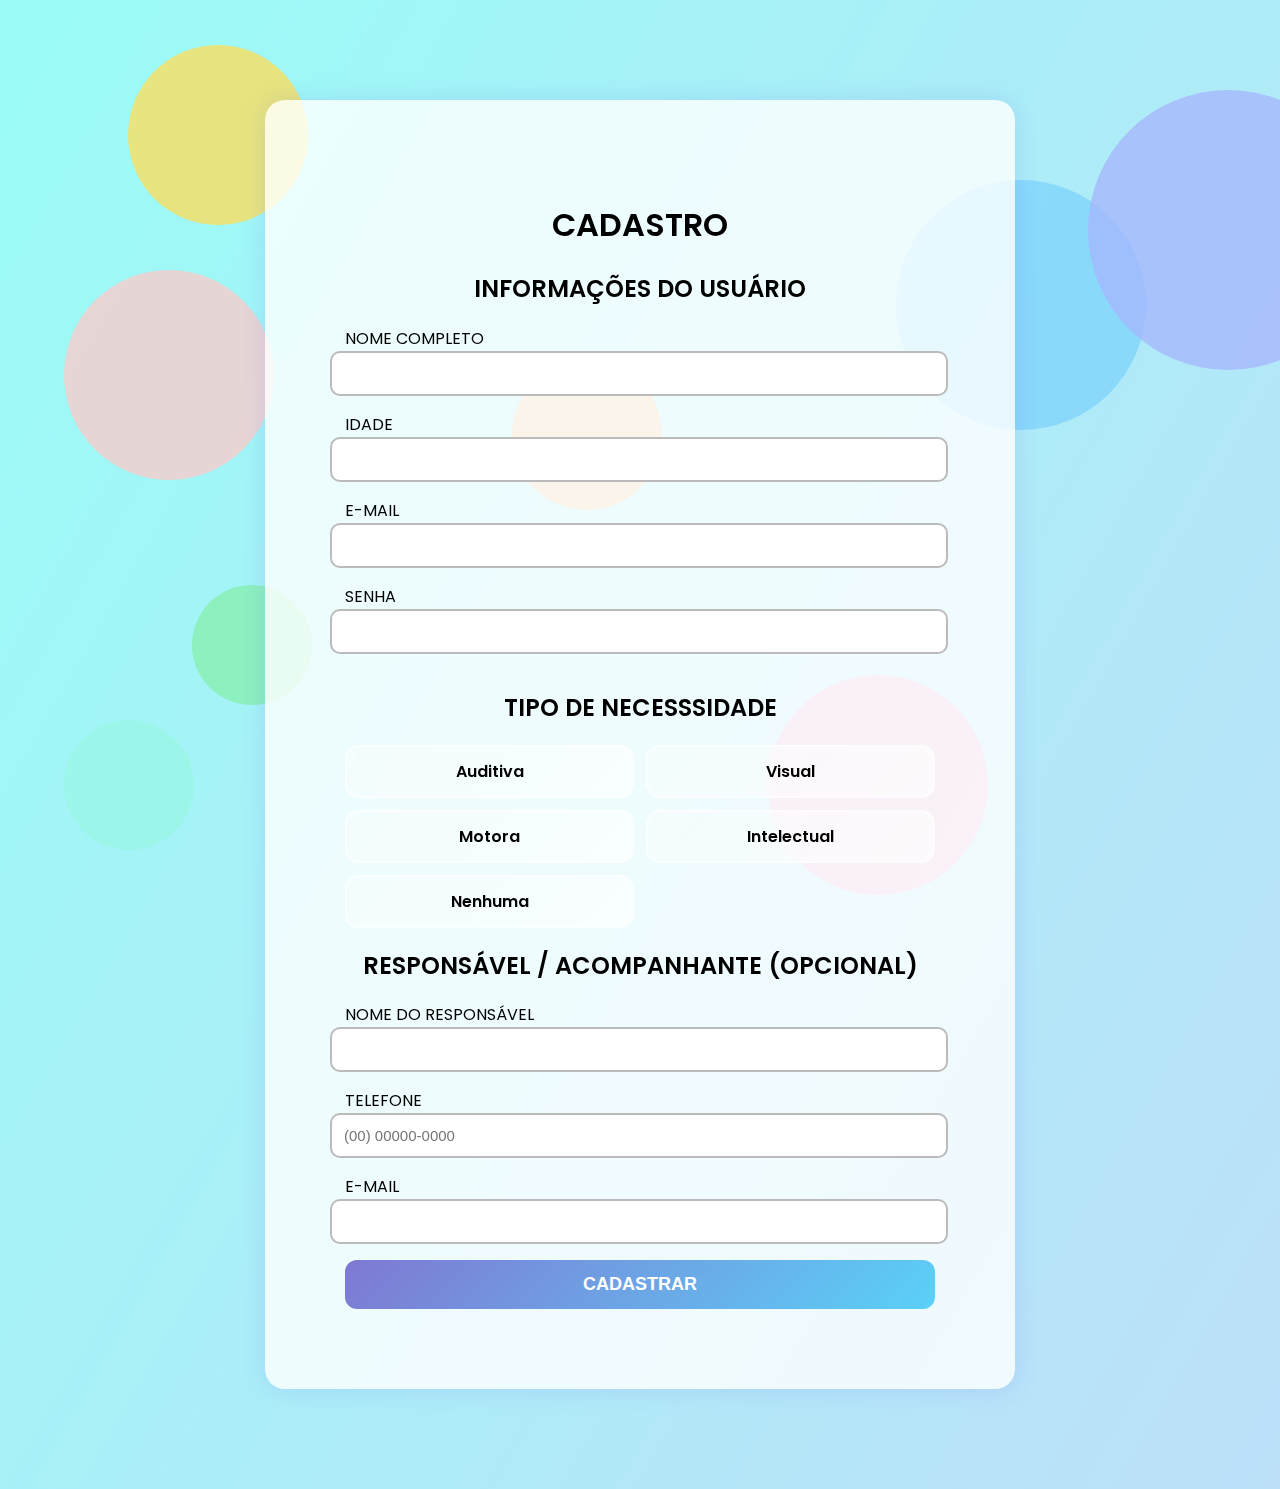
<file: cadastro.html>
<!DOCTYPE html>
<html lang="pt-BR">
<head>
  <meta charset="UTF-8">
  <meta name="viewport" content="width=device-width, initial-scale=1.0">
  <title>Cadastro - InclusIA</title>
  <link href="https://fonts.googleapis.com/css2?family=Poppins:wght@400;600&display=swap" rel="stylesheet">
  <link rel="stylesheet" href="cadastro.css">
</head>
<body>

  <div class="background">
    <div class="bubble b1"></div>
    <div class="bubble b2"></div>
    <div class="bubble b3"></div>
    <div class="bubble b4"></div>
    <div class="bubble b5"></div>
    <div class="bubble b6"></div>
    <div class="bubble b7"></div>
    <div class="bubble b8"></div>
  </div>

  <main class="container">
    <h1>CADASTRO</h1>

    <form id="cadastroForm">

      <h2>INFORMAÇÕES DO USUÁRIO</h2>

      <label for="nome">NOME COMPLETO</label>
      <input type="text" id="nome" name="nome" required>

      <label for="idade">IDADE</label>
      <input type="number" id="idade" name="idade" min="1" required>

      <label for="email">E-MAIL</label>
      <input type="email" id="email" name="email" required>

      <label for="senha">SENHA</label>
      <input type="password" id="senha" name="senha" required>

      <h2>TIPO DE NECESSSIDADE</h2>
      <div class="checkbox-buttons">
        <input type="checkbox" id="auditiva" name="necessidades" value="auditiva">
        <label for="auditiva">Auditiva</label>

        <input type="checkbox" id="visual" name="necessidades" value="visual">
        <label for="visual">Visual</label>

        <input type="checkbox" id="motora" name="necessidades" value="motora">
        <label for="motora">Motora</label>

        <input type="checkbox" id="intelectual" name="necessidades" value="intelectual">
        <label for="intelectual">Intelectual</label>

        <input type="checkbox" id="nenhuma" name="necessidades" value="nenhuma">
        <label for="nenhuma">Nenhuma</label>
      </div>

      <h2>RESPONSÁVEL / ACOMPANHANTE (OPCIONAL)</h2>

      <label for="nomeResp">NOME DO RESPONSÁVEL</label>
      <input type="text" id="nomeResp" name="nomeResp">

      <label for="telResp">TELEFONE</label>
      <input type="tel" id="telResp" name="telResp" placeholder="(00) 00000-0000">

      <label for="emailResp">E-MAIL</label>
      <input type="email" id="emailResp" name="emailResp">

      <!-- BOTÃO CORRETO -->
      <button type="submit" class="btn-cadastrar">CADASTRAR</button>

    </form>
  </main>

<script src="cadastro.js"></script>

</body>
</html>
</file>
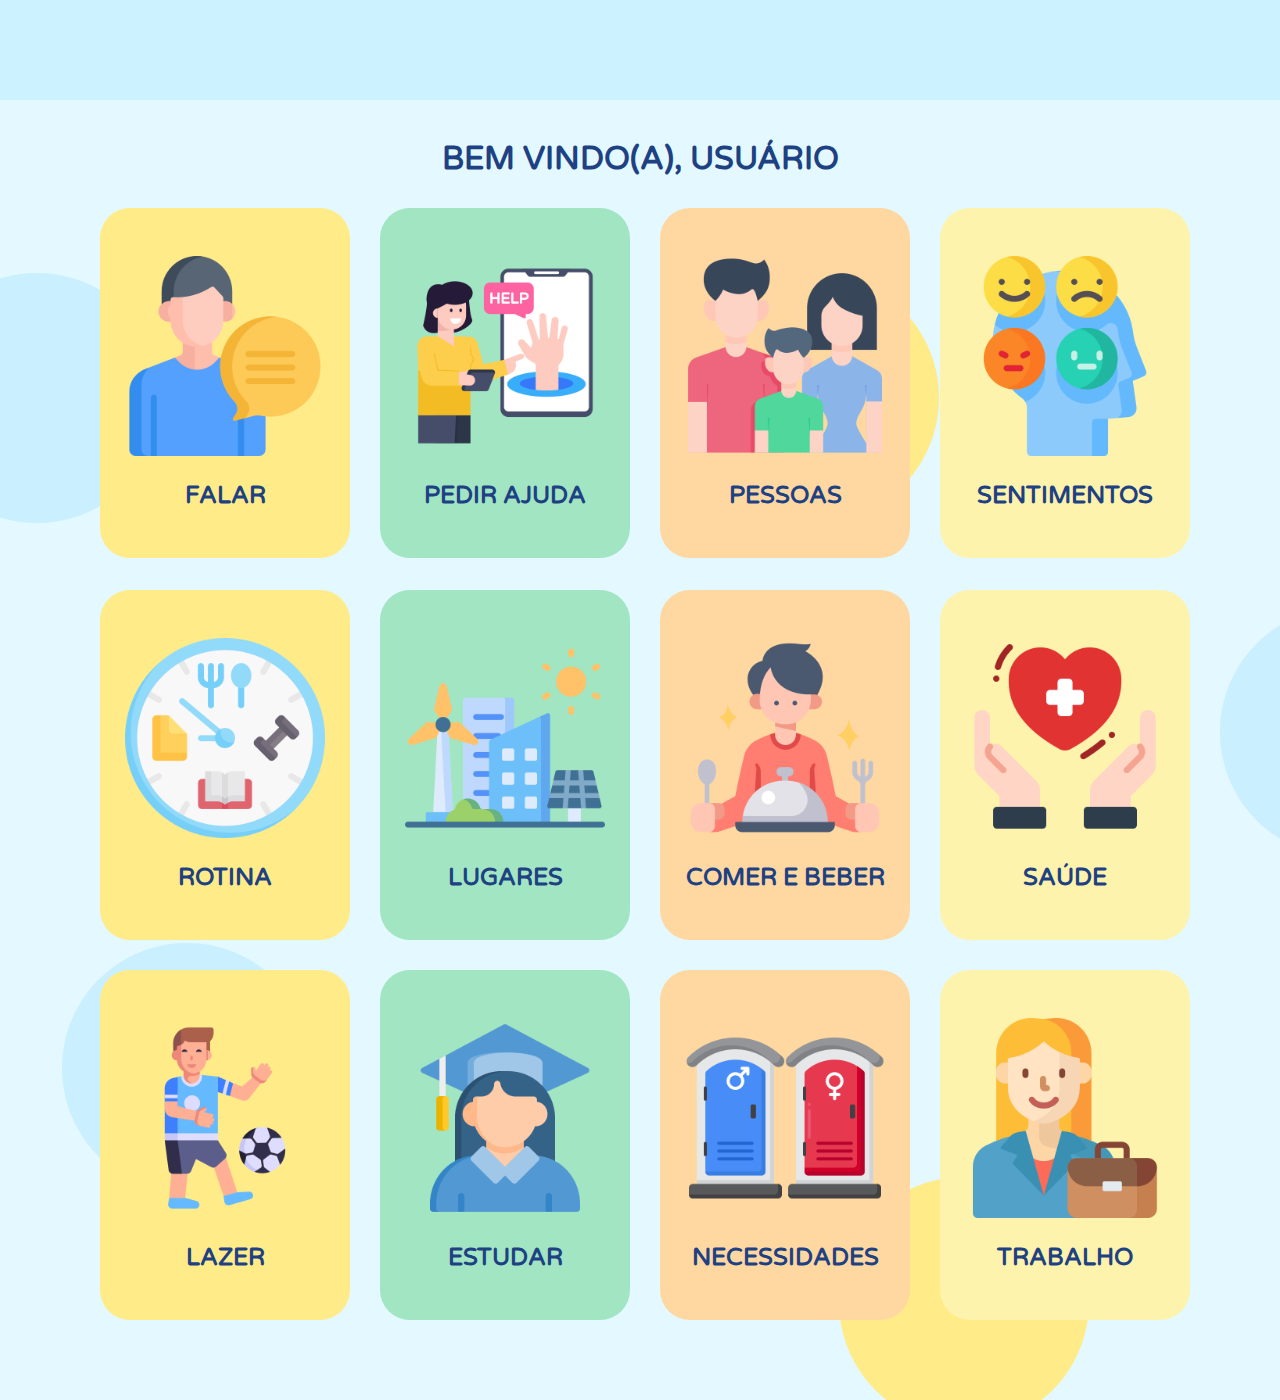
<file: principal.html>
<!DOCTYPE html>
<html lang="pt-BR">
<head>
  <meta charset="utf-8" />
  <meta name="viewport" content="width=device-width,initial-scale=1" />
  <title>InclusIA</title>
  
  <link rel="preconnect" href="https://fonts.googleapis.com">
  <link rel="preconnect" href="https://fonts.gstatic.com" crossorigin>
  <link href="https://fonts.googleapis.com/css2?family=Varela+Round&display=swap" rel="stylesheet">

  <link rel="stylesheet" href="./css/principal.css">
</head>
<body>
  <header>
    
  </header>

  <main>
    
<h1 id="tituloPrincipal">BEM VINDO(A),</h1>
    <script>
  const nomeUser = localStorage.getItem("usuarioNome") || "Usuário";
  document.getElementById("tituloPrincipal").innerText =
    `BEM VINDO(A), ${nomeUser.toUpperCase()}`;
</script>



    <div vw class="enabled">
      <div vw-access-button class="active"></div>
      <div vw-plugin-wrapper>
        <div class="vw-plugin-top-wrapper"></div>
      </div>
    </div>

    <div class="container">
      <a href="secundario.html?categoria=falar">
      <div id="card1" class="card" class="">
        <img id="fotocard" src="./img/falar.png" alt="">
        <h2 class="card-title">FALAR</h2>
      </div>
      </a>

      <a href="secundario.html?categoria=ajuda">
      <div id="card2" class="card">
        <img id="fotocard" src="./img/ajuda.png" alt="">
        <h2 class="card-title">PEDIR AJUDA</h2>
      </div>
      </a>
      
      <a href="secundario.html?categoria=pessoas">
      <div id="card3" class="card">
        <img id="fotocard" src="./img/pessoas.png" alt="">
        <h2 class="card-title">PESSOAS</h2>
      </div>
      </a>

      <a href="secundario.html?categoria=emocoes">
      <div id="card4" class="card">
        <img id="fotocard" src="./img/emocoes.png" alt="">
        <h2 class="card-title">SENTIMENTOS</h2>
      </div>
      </a>
    </div>

    <div class="container2">
      <a href="secundario.html?categoria=rotina">
      <div id="card1" class="card">
        <img id="fotocard" src="./img/rotina.png" alt="">
        <h2 class="card-title">ROTINA</h2>
      </div>
      </a>

      <a href="secundario.html?categoria=lugares">
      <div id="card2" class="card">
        <img id="fotocard" src="./img/lugares.png" alt="">
        <h2 class="card-title">LUGARES</h2>
      </div>
      </a>

      <a href="secundario.html?categoria=comer">
      <div id="card3" class="card">
        <img id="fotocard" src="./img/comer.png" alt="">
        <h2 class="card-title">COMER E BEBER</h2>
      </div>
      </a>

      <a href="secundario.html?categoria=saude">
      <div id="card4" class="card">
        <img id="fotocard" src="./img/saude.png" alt="">
        <h2 class="card-title">SAÚDE</h2>
      </div>
      </a>
    </div>

    <div class="container3">
      <a href="secundario.html?categoria=lazer">
      <div id="card1" class="card">
        <img id="fotocard" src="./img/lazer.png" alt="">
        <h2 class="card-title">LAZER</h2>
      </div>
      </a>

      <a href="secundario.html?categoria=estudar">
      <div id="card2" class="card">
        <img id="fotocard" src="./img/estudar.png" alt="">
        <h2 class="card-title">ESTUDAR</h2>
      </div>
      </a>

      <a href="secundario.html?categoria=necessidades">
      <div id="card3" class="card">
        <img id="fotocard" src="./img/necessidades.png" alt="">
        <h2 class="card-title">NECESSIDADES</h2>
      </div>
      </a>

      <a href="secundario.html?categoria=trabalho">
      <div id="card4" class="card">
        <img id="fotocard" src="./img/trabalho.png" alt="">
        <h2 class="card-title">TRABALHO</h2>
      </div>
      </a>
    </div>
    
  </main>

  <script src="./js/principal.js"></script>
  <script src="https://vlibras.gov.br/app/vlibras-plugin.js"></script>
  <script>new window.VLibras.Widget('https://vlibras.gov.br/app');</script>
</body>
</html>
</file>
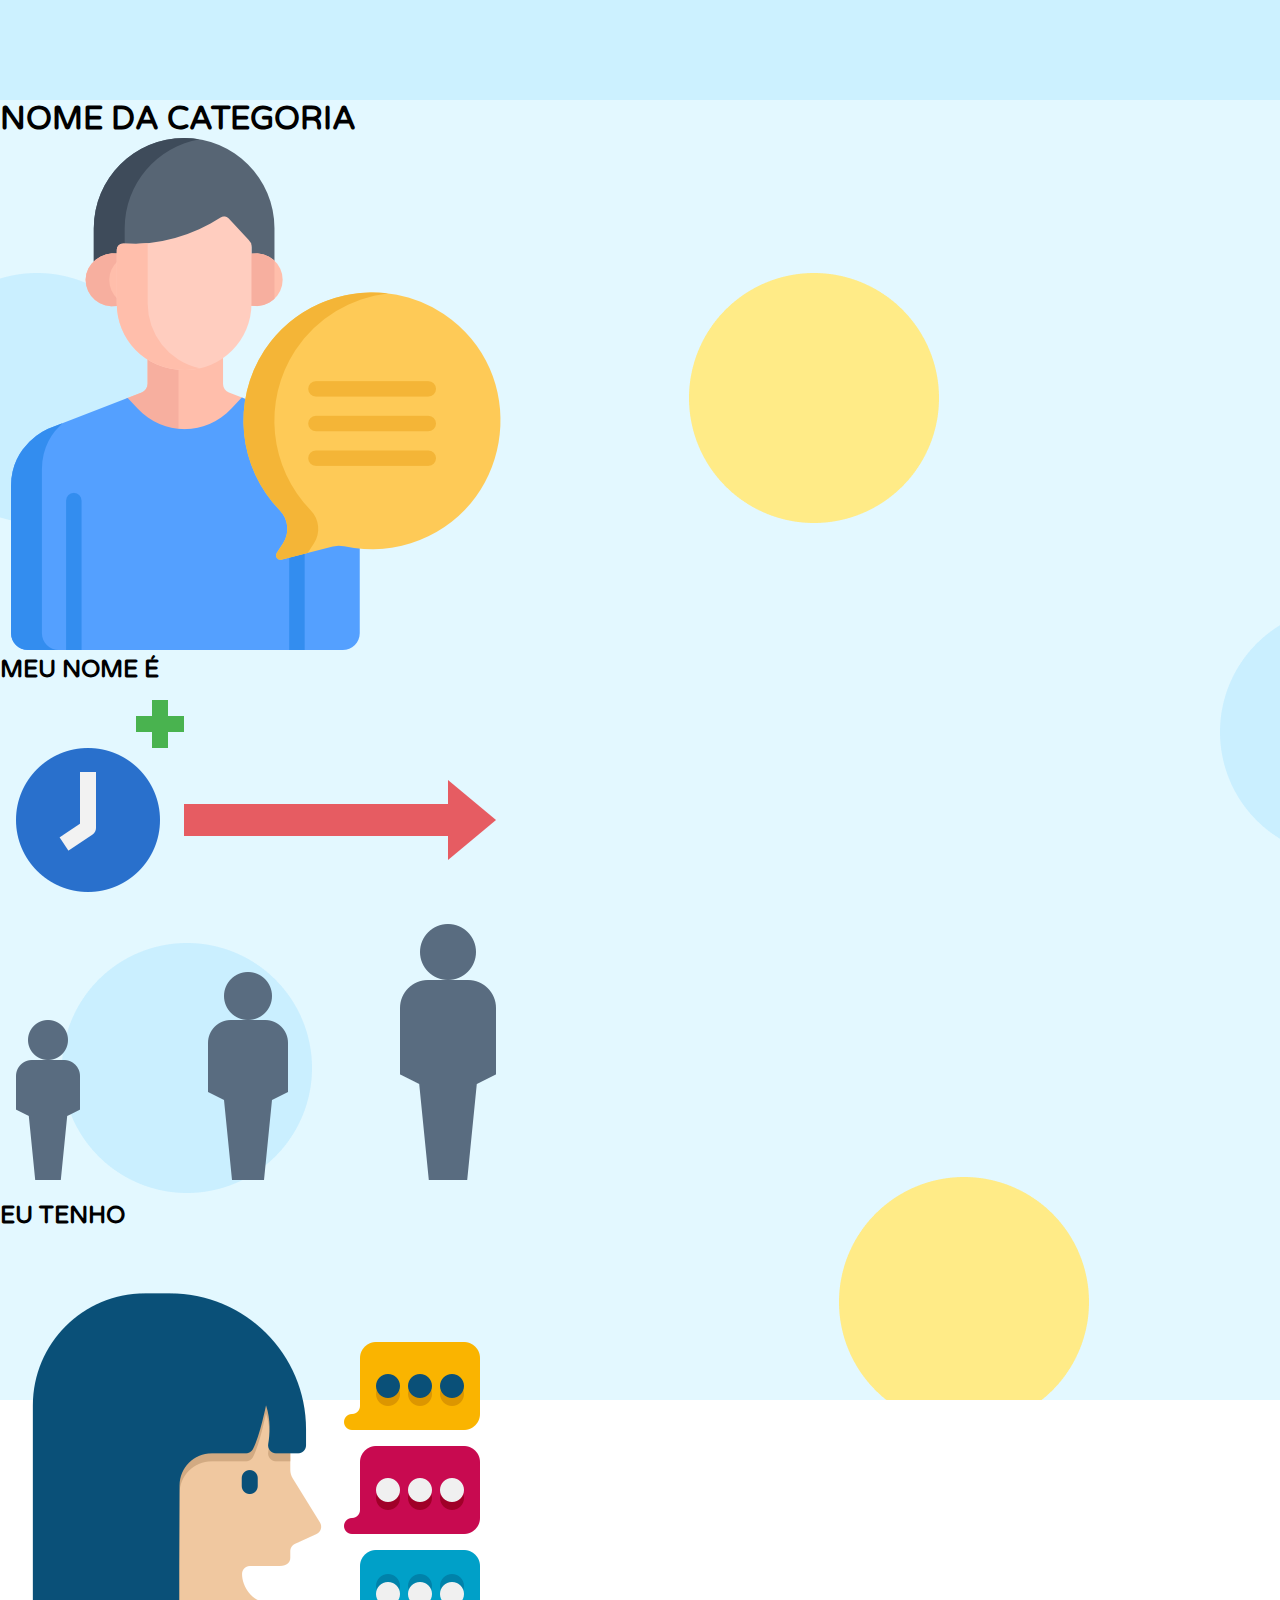
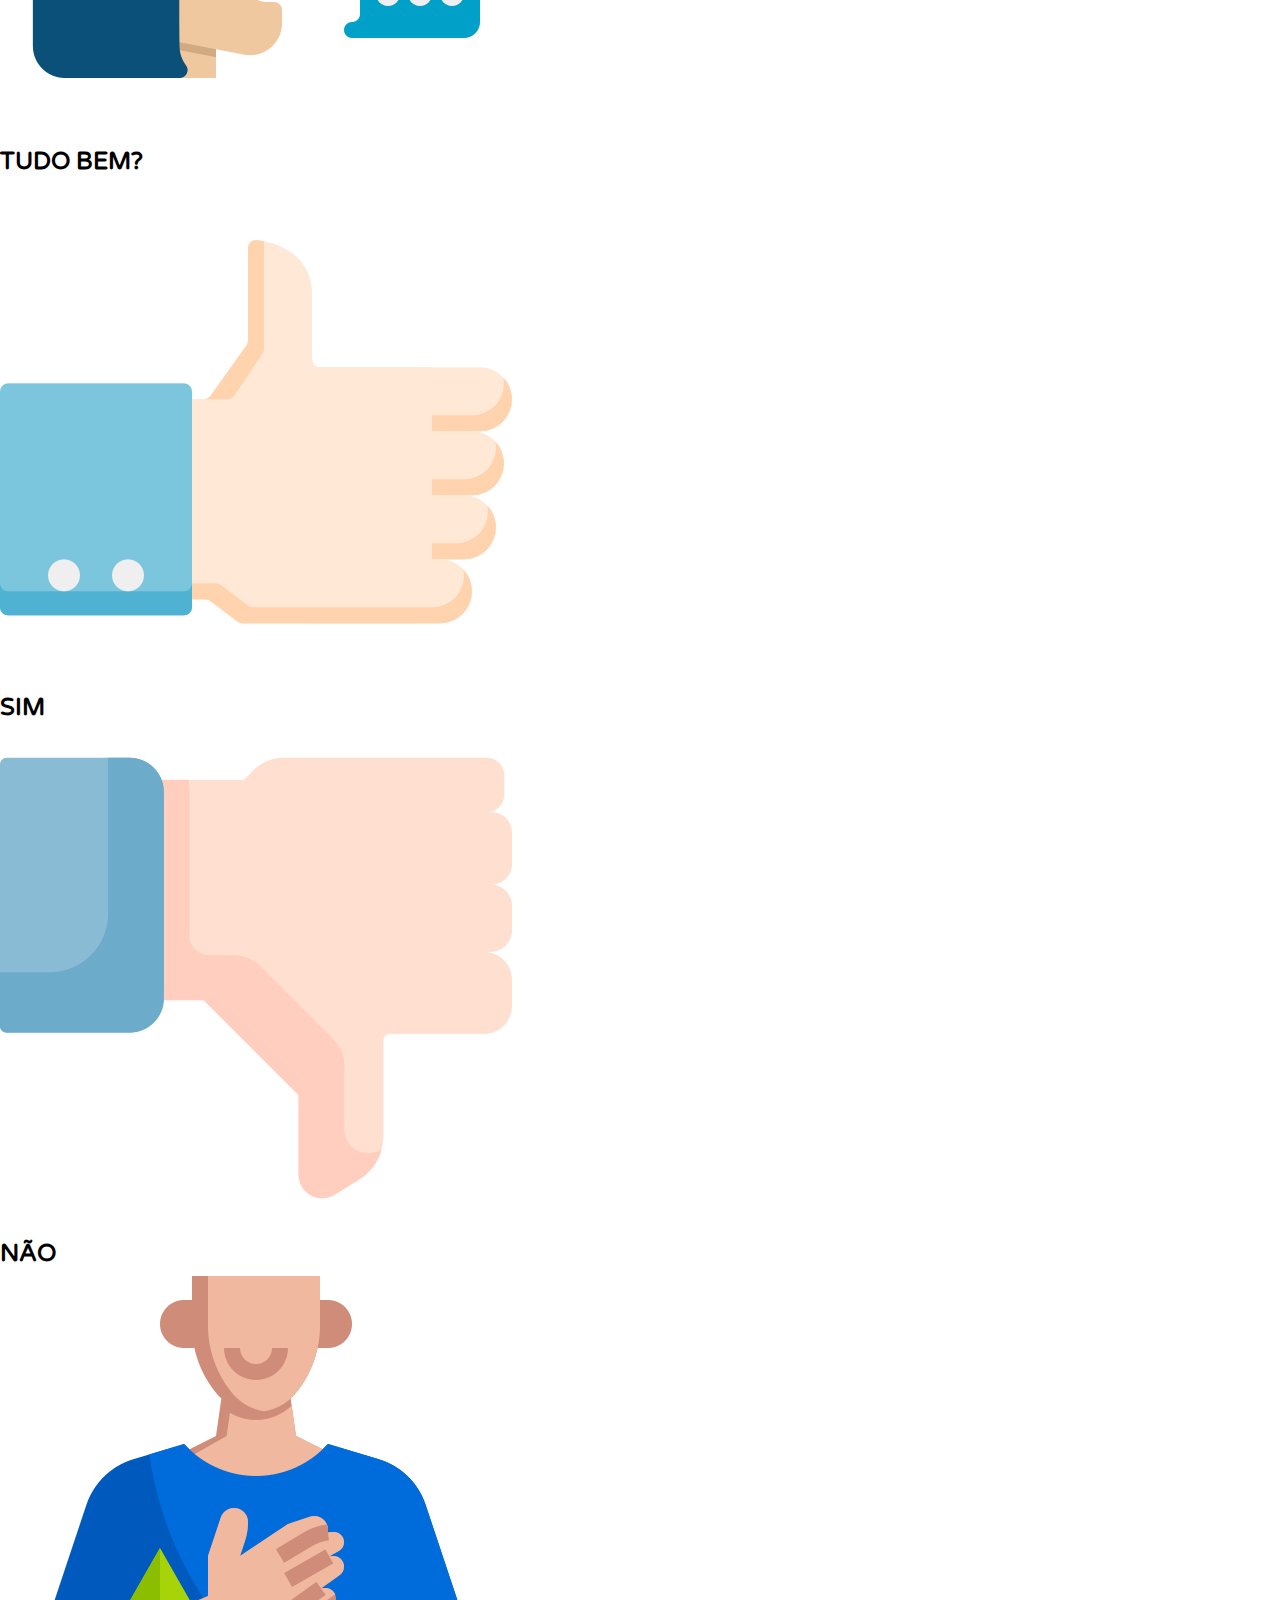
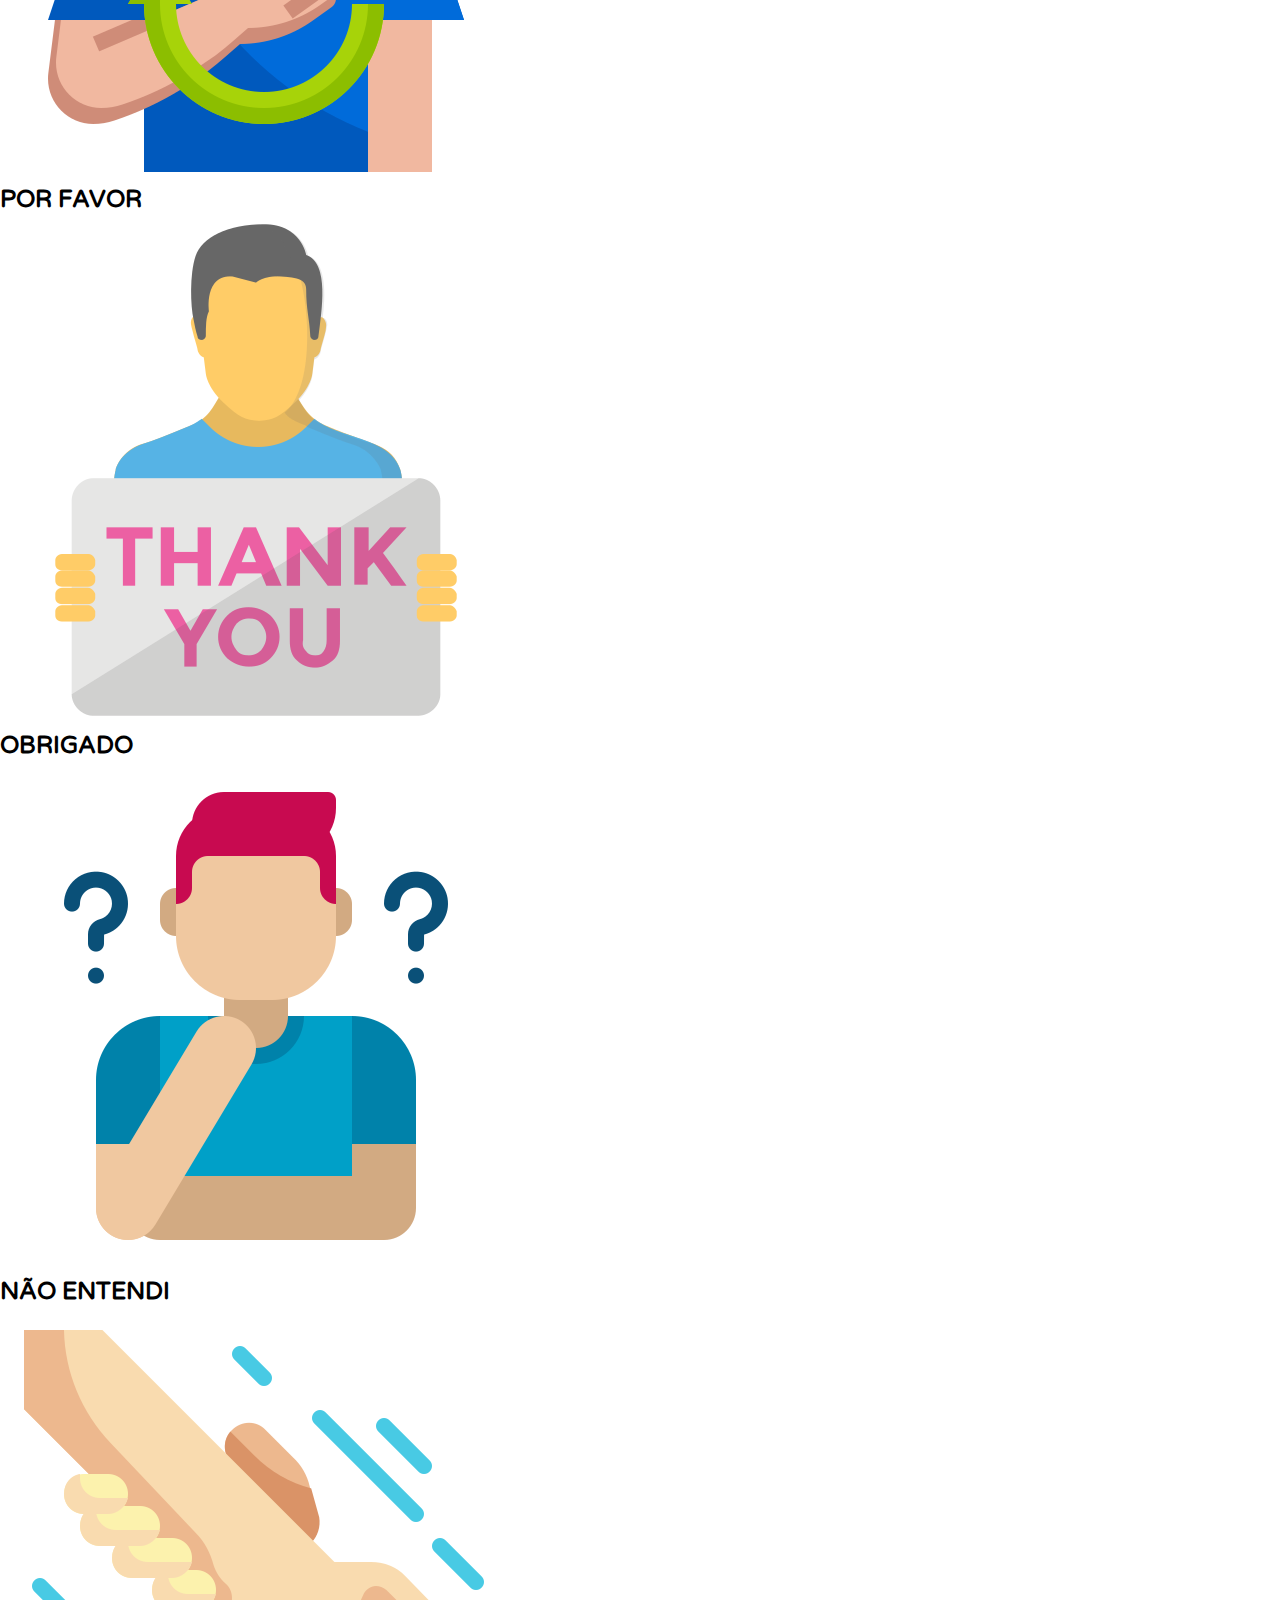
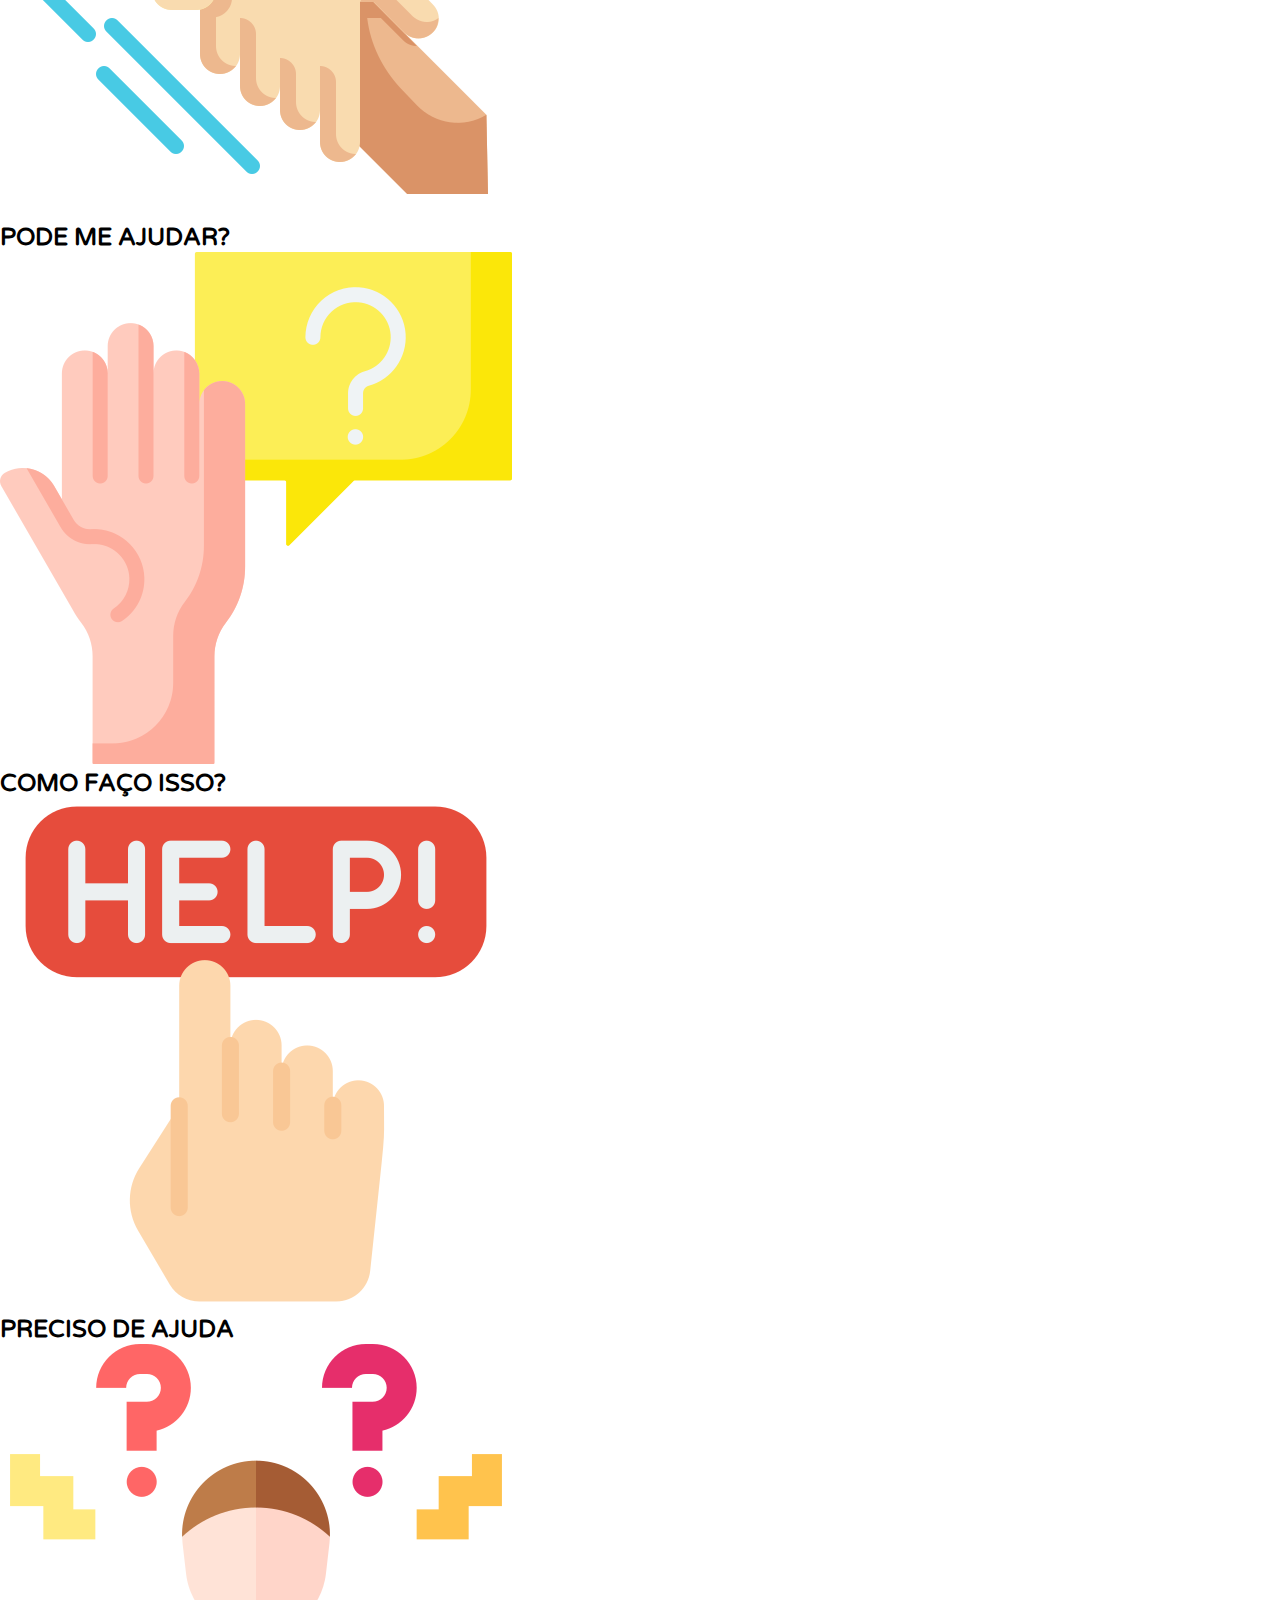
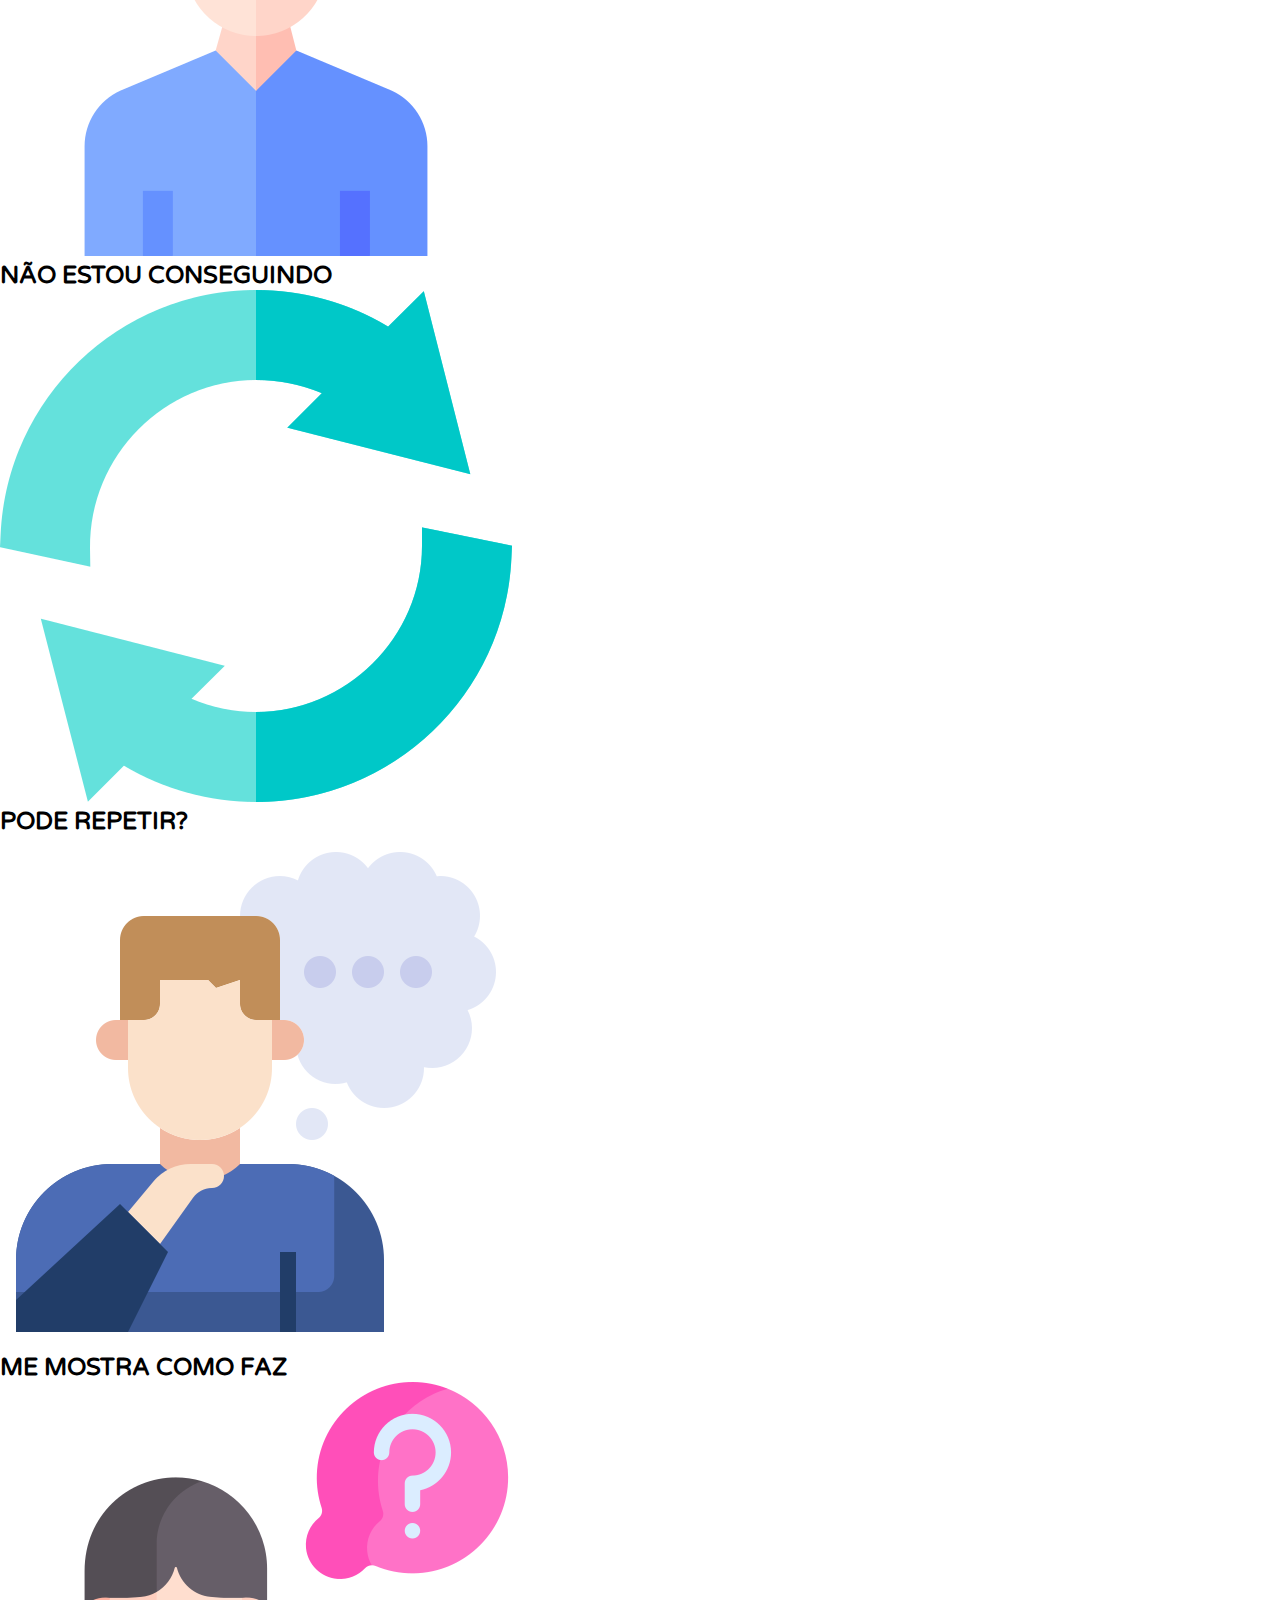
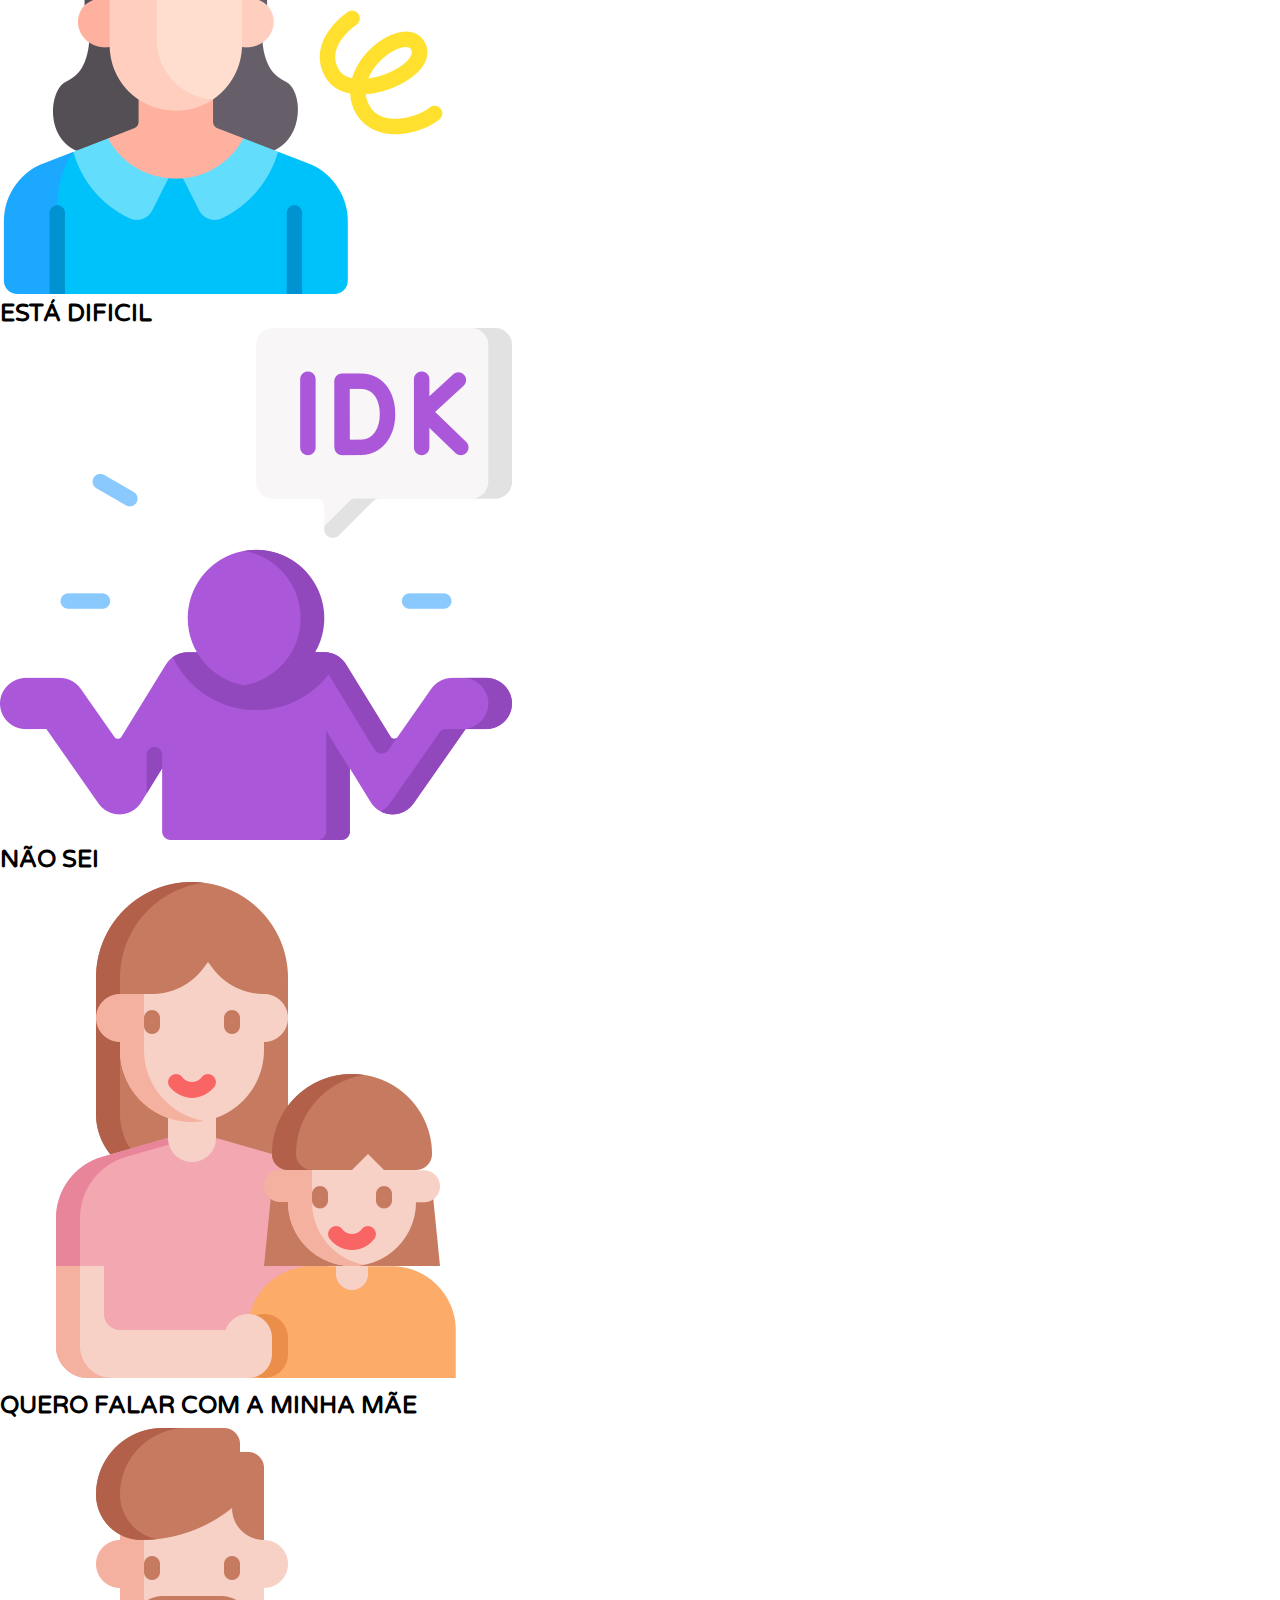
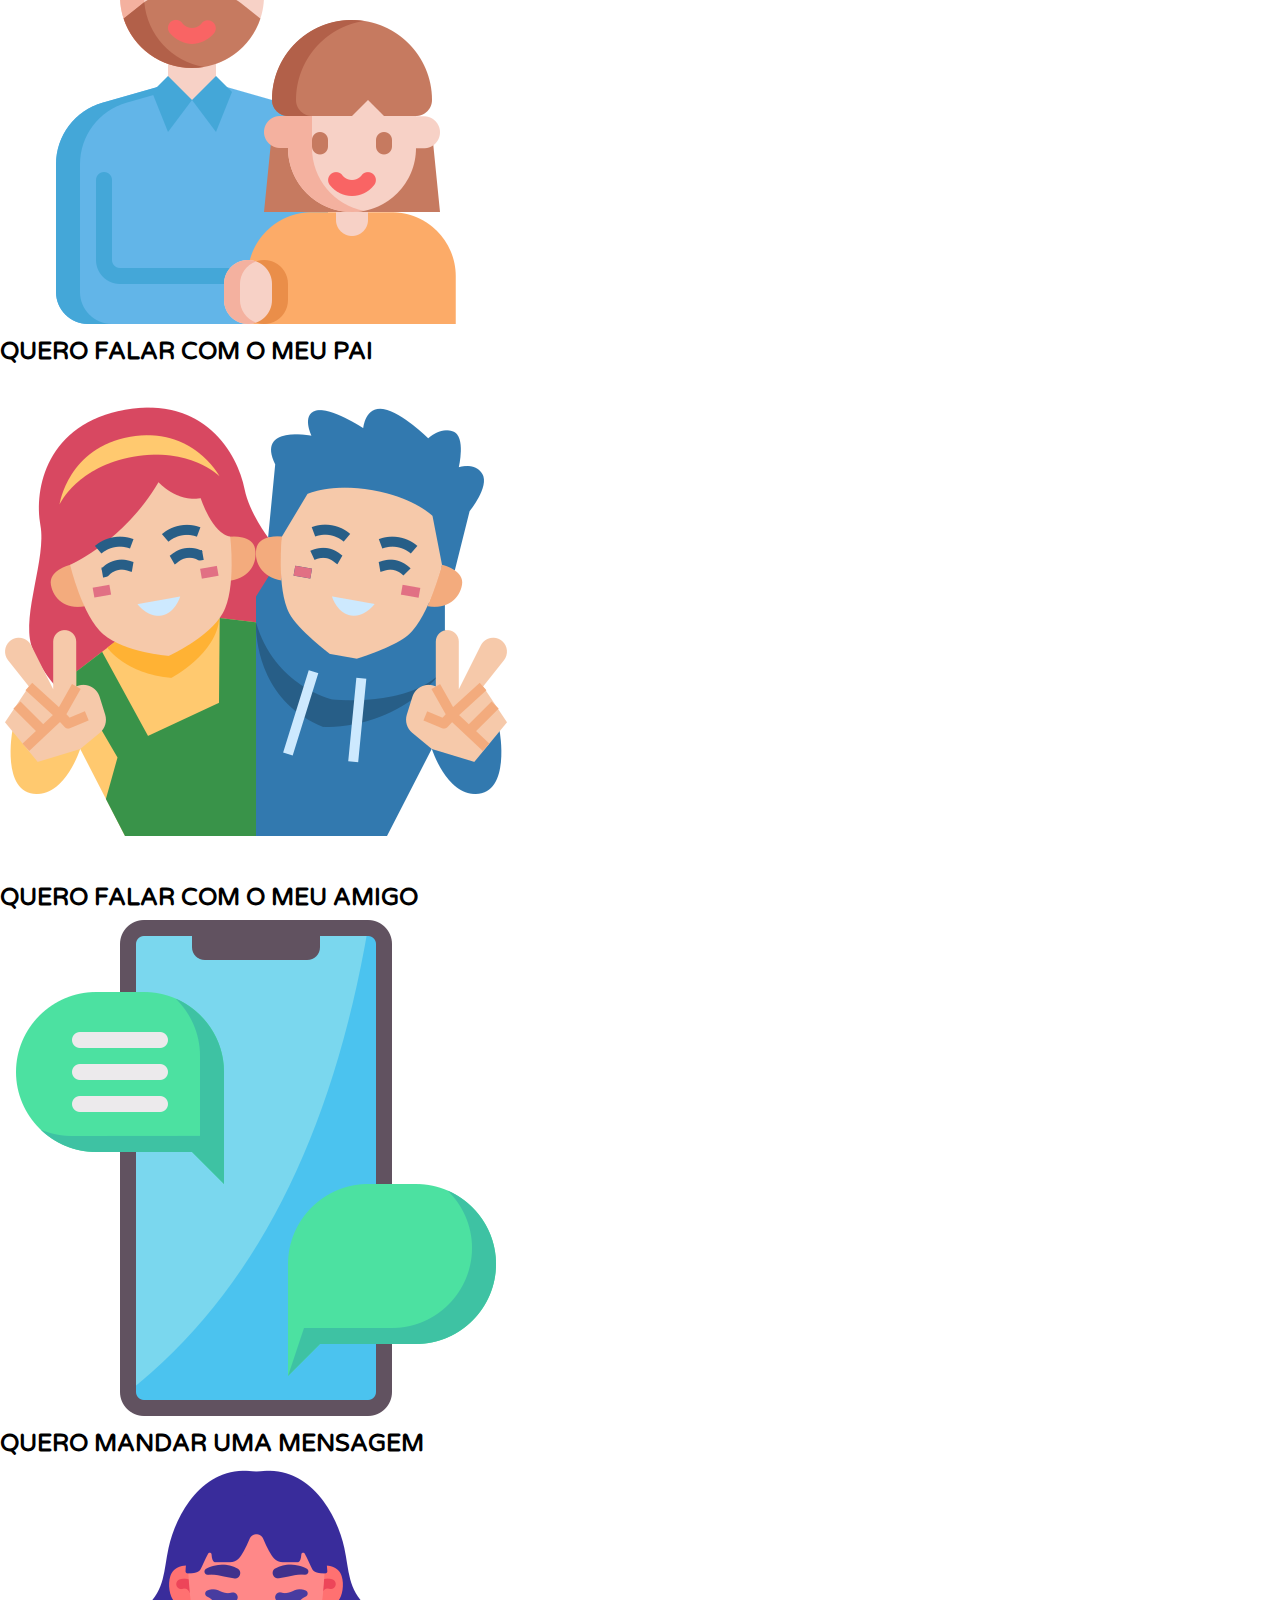
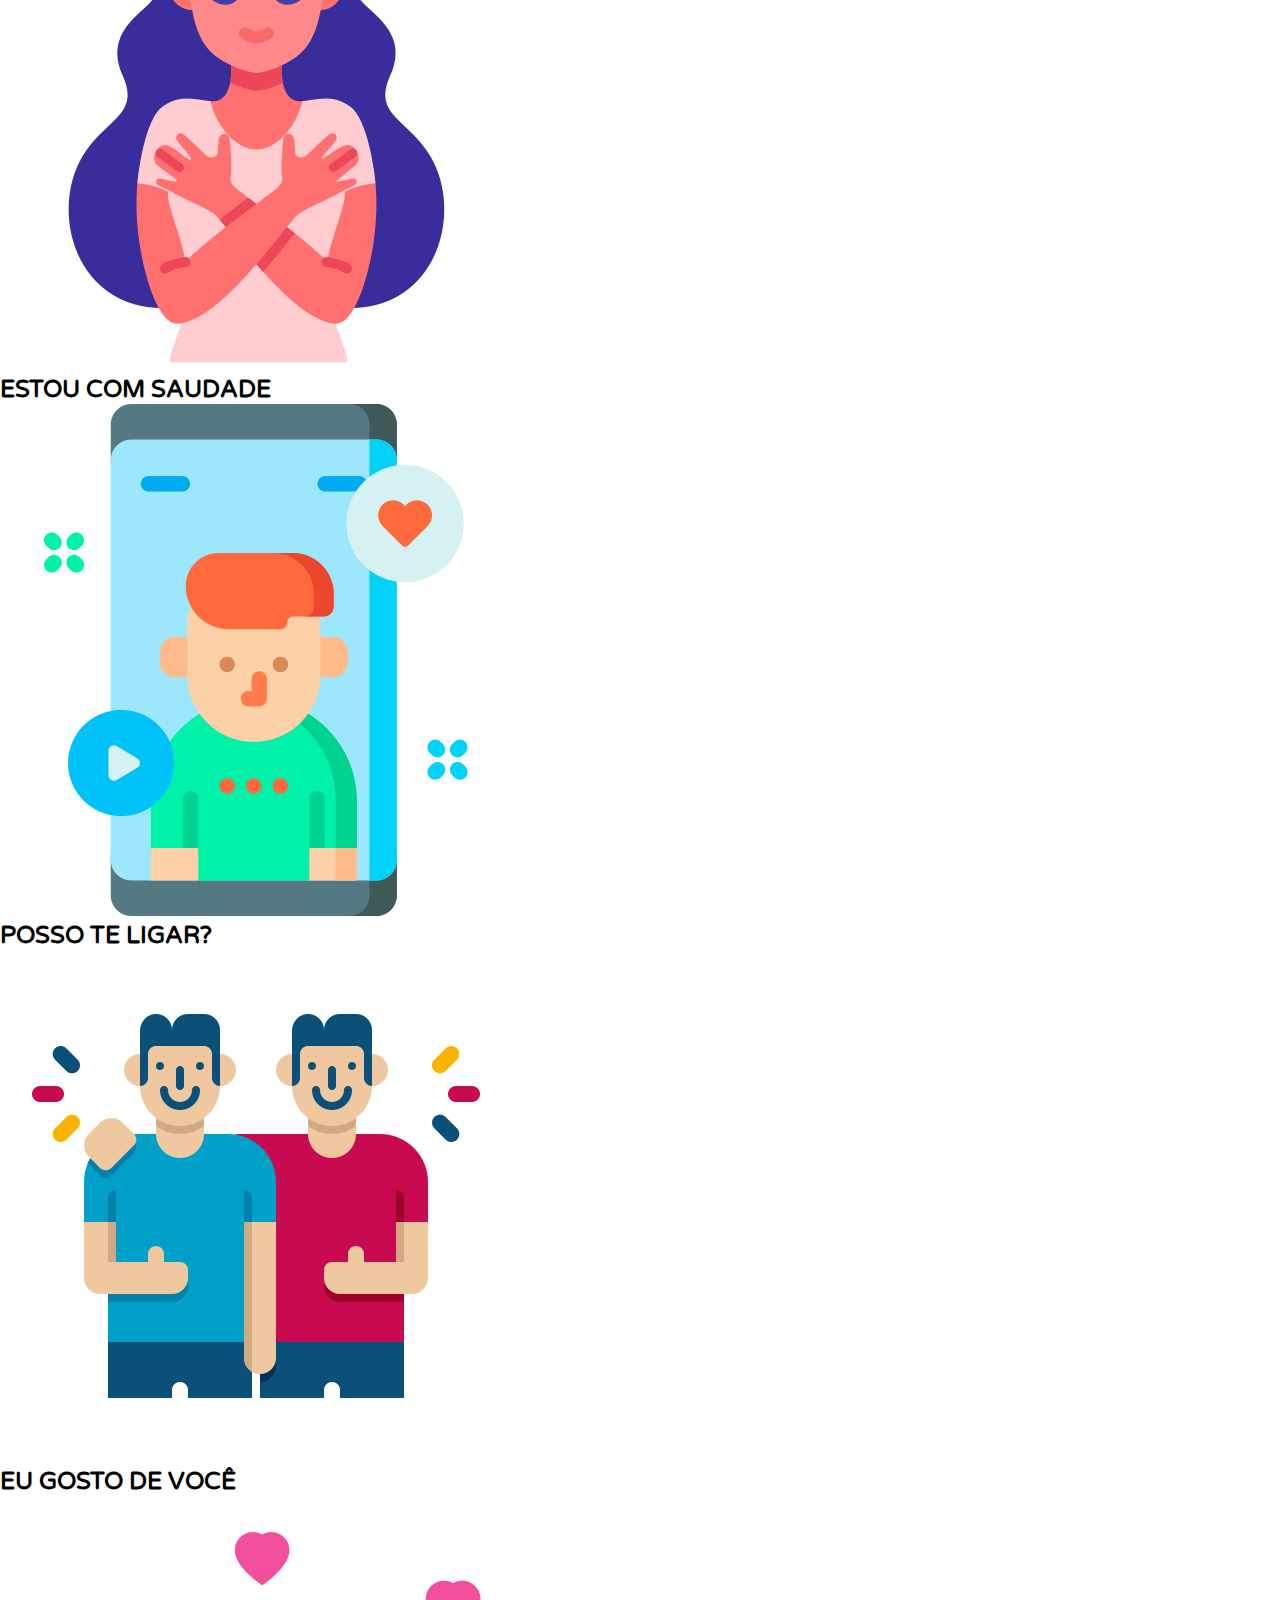
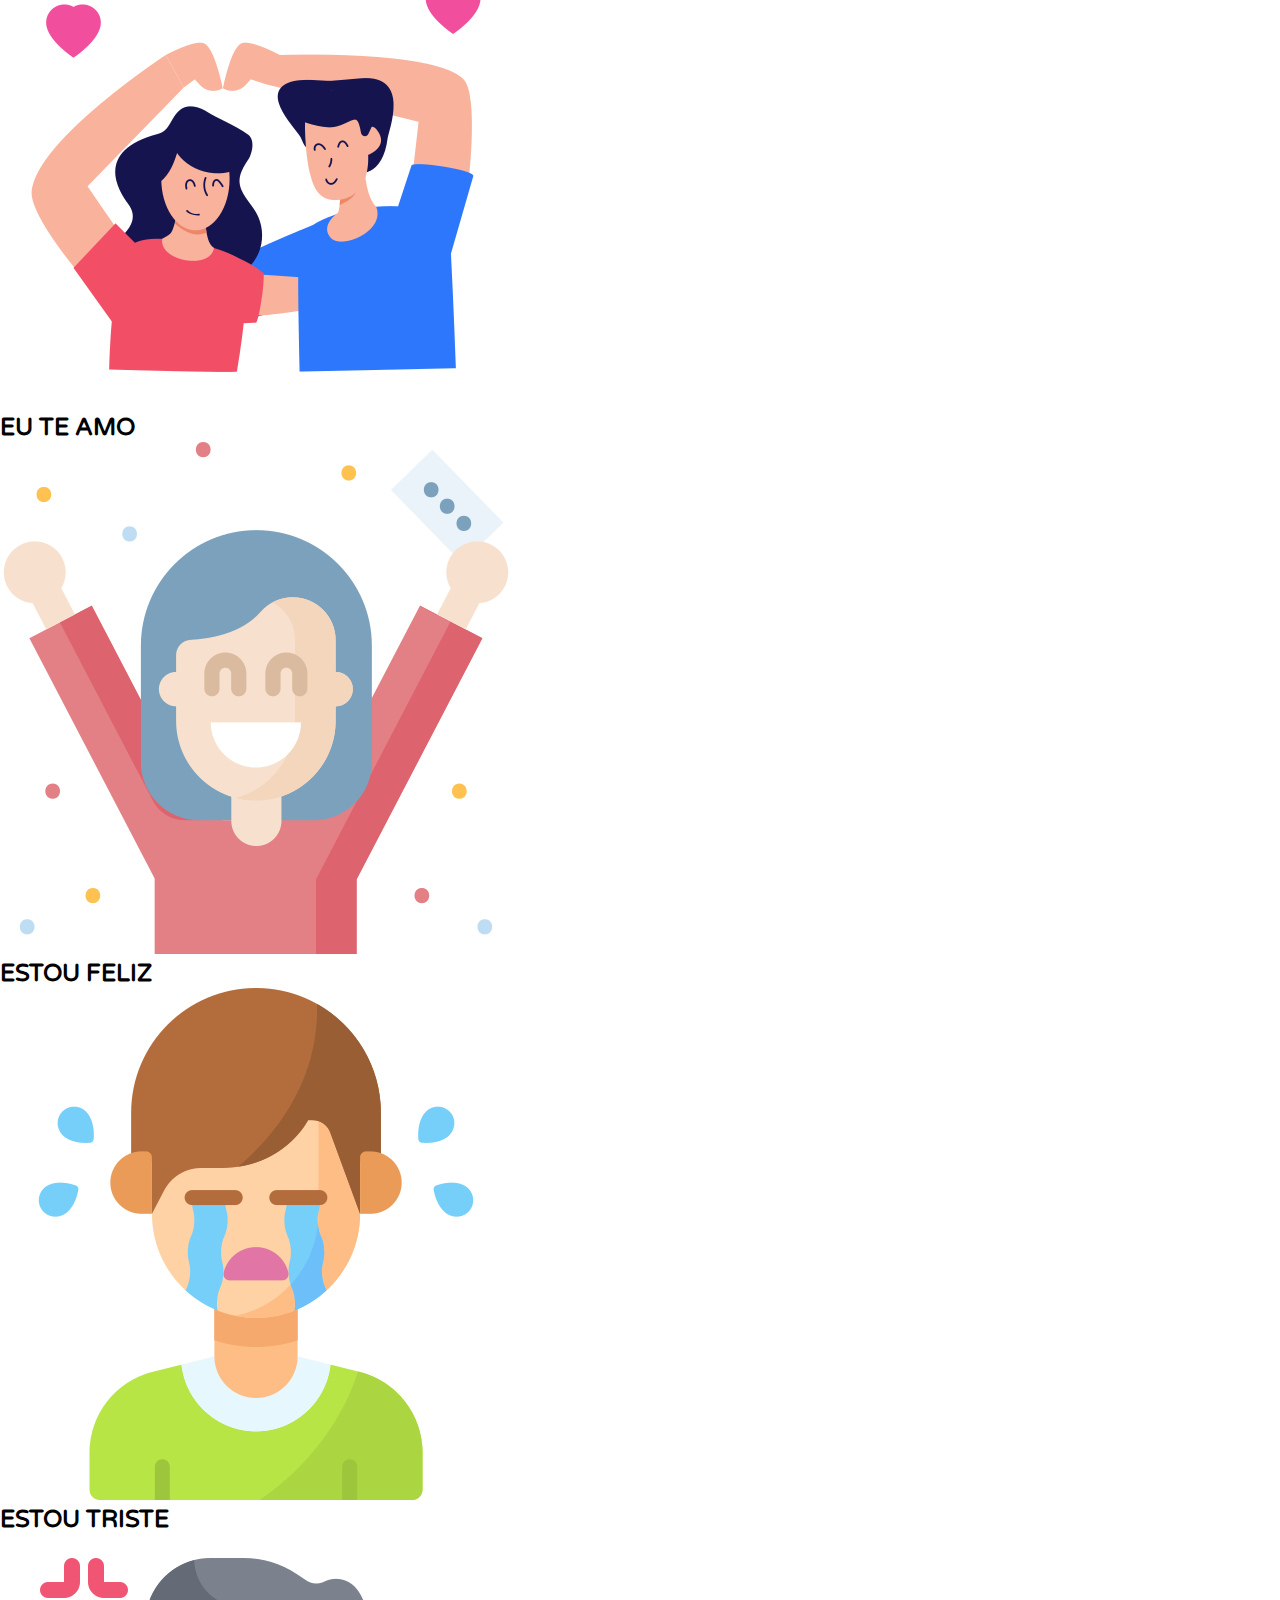
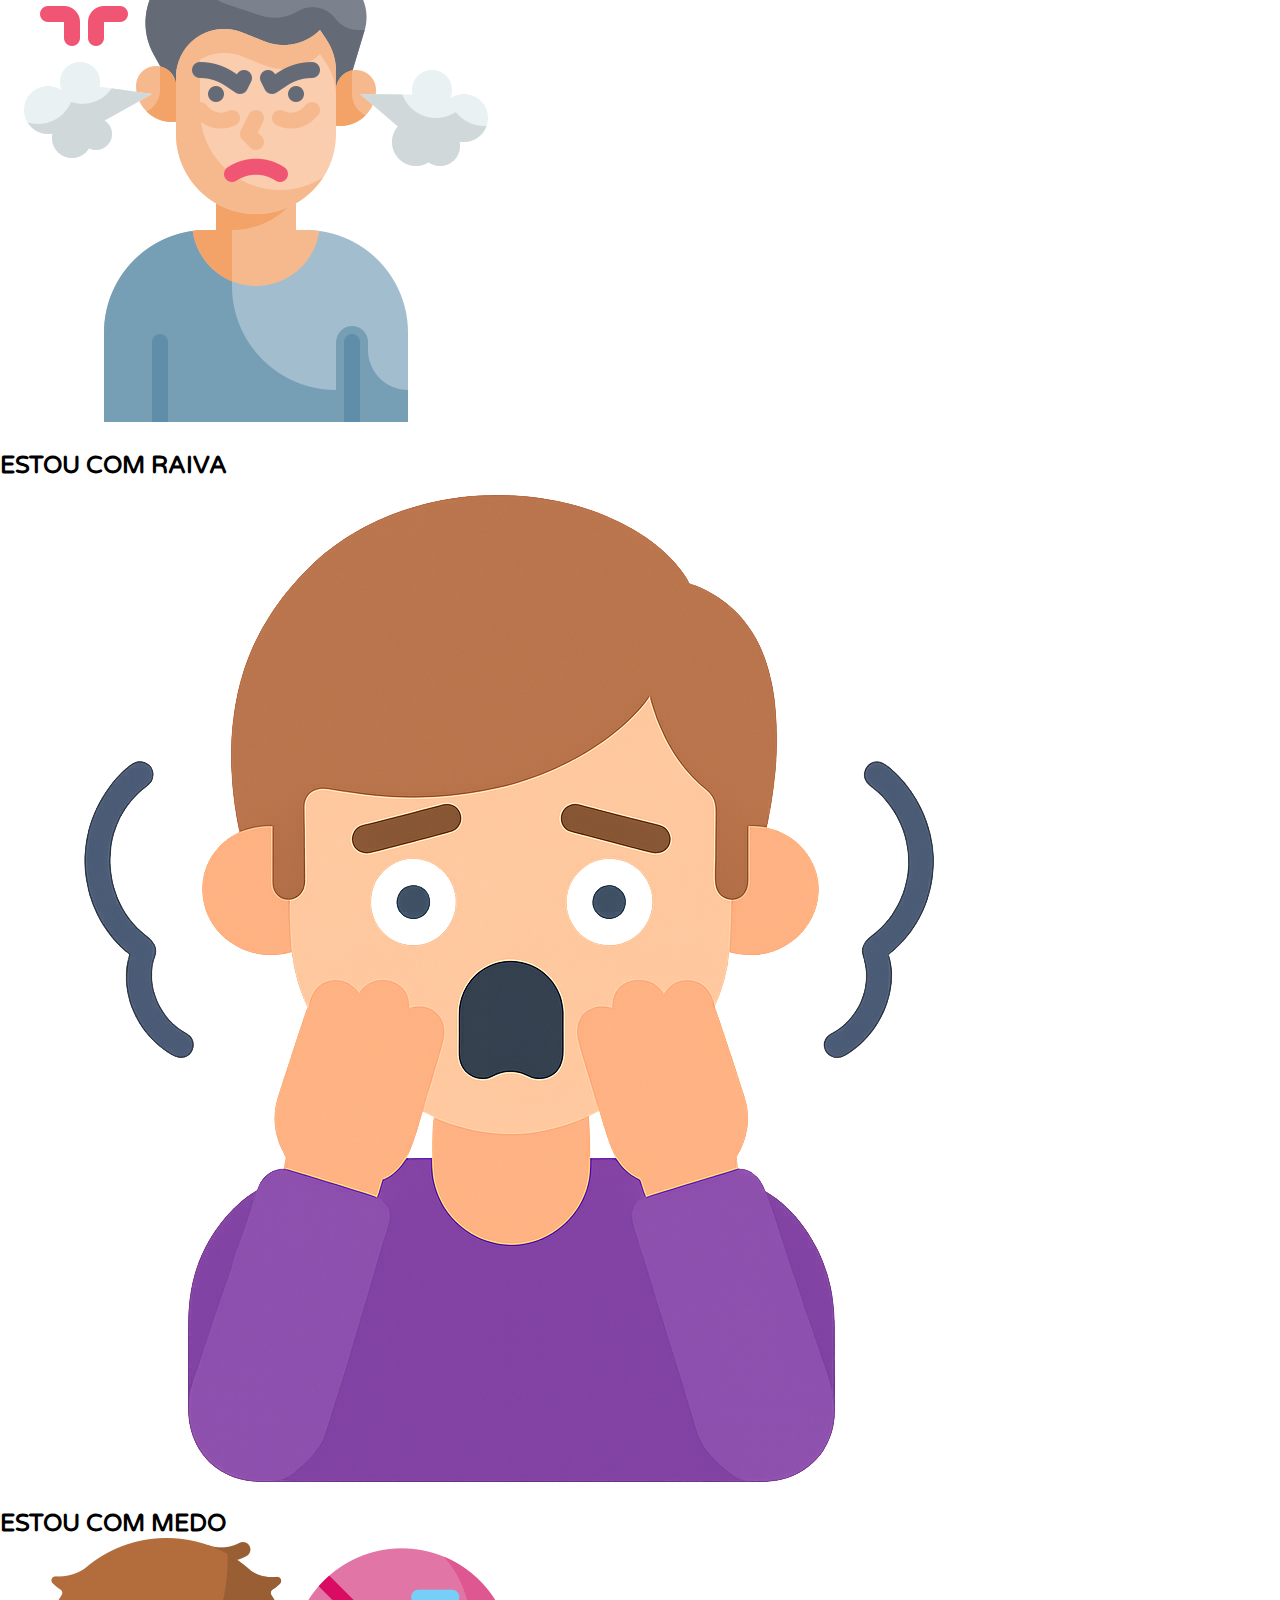
<file: secundario.html>
<!DOCTYPE html>
<html lang="en">
<head>
    <meta charset="UTF-8">
    <meta name="viewport" content="width=device-width, initial-scale=1.0">
    <title>InclusIA</title>

    <link rel="preconnect" href="https://fonts.googleapis.com">
    <link rel="preconnect" href="https://fonts.gstatic.com" crossorigin>
    <link href="https://fonts.googleapis.com/css2?family=Varela+Round&display=swap" rel="stylesheet">
    <link rel="stylesheet" href="./css/secundario.css">
</head>
<body>
    <header>
        
      </header>

      <div vw class="enabled">
        <div vw-access-button class="active"></div>
        <div vw-plugin-wrapper>
          <div class="vw-plugin-top-wrapper"></div>
        </div>
      </div>

      <main>
        <h1>NOME DA CATEGORIA</h1>
        <div class="container"></div>
      </main>
    
      <script src="./js/secundario.js"></script>
      <script src="https://vlibras.gov.br/app/vlibras-plugin.js"></script>
      <script>new window.VLibras.Widget('https://vlibras.gov.br/app');</script>
</body>
</html>
</file>
<file: cadastro.css>
body {
  margin: 0;
  padding: 0;
  font-family: 'Poppins', sans-serif;
  overflow-x: hidden;
  background: linear-gradient(120deg, #9afcf6, #e0c3fc);
  background-size: 200% 200%;
  animation: gradientFlow 12s ease infinite;
}

@keyframes gradientFlow {
  0% { background-position: 0% 50%; }
  50% { background-position: 100% 50%; }
  100% { background-position: 0% 50%; }
}
.container {
  width: 90%;
  max-width: 590px;
  background: #ffffffcc;
  padding: 80px;
  margin: 100px auto;
  border-radius: 20px;
  box-shadow: 0 0 25px rgba(85, 82, 240, 0.15);
  position: relative;
  z-index: 5;
}

h1, h2 {
  text-align: center;
  font-weight: 600;
}
input, select {
  width: 100%;
  padding: 12px;
  margin-bottom: 16px;
  border: 2px solid #bbbbbb;
  border-radius: 10px;
  font-size: 15px;
  transition: 0.3s;
  margin-left: -15px;
}

input:focus {
  border-color: #6a5acd;
  outline: none;
}
.checkbox-buttons {
  display: grid;
  grid-template-columns: repeat(2, 1fr);
  gap: 12px;
}

.checkbox-buttons input[type="checkbox"] {
  display: none;
}

.checkbox-buttons label {
  background: linear-gradient(135deg, #ffffff55, #ffffffaa);
  padding: 12px;
  border-radius: 14px;
  text-align: center;
  cursor: pointer;
  font-weight: 600;
  border: 2px solid #ffffff88;
  backdrop-filter: blur(4px);
  transition: 0.3s;
}

.checkbox-buttons input[type="checkbox"]:checked + label {
  background: linear-gradient(135deg, #7f78d2, #5ad1f8);
  color: white;
  border-color: #ffffff;
  transform: scale(1.05);
  box-shadow: 0 0 10px rgba(255,255,255,0.5);
}

.checkbox-buttons label:hover {
  transform: scale(1.03);
}
button {
  width: 100%;
  padding: 14px;
  background: linear-gradient(135deg, #7f78d2, #5ad1f8);
  border: none;
  border-radius: 12px;
  font-size: 18px;
  font-weight: 600;
  color: white;
  cursor: pointer;
  transition: 0.3s;
}

button:hover {
  transform: scale(1.05);
}
.background {
  position: fixed;
  inset: 0;
  z-index: 0;
  overflow: hidden;
}

.bubble {
  position: absolute;
  border-radius: 50%;
  opacity: 0.75;
  animation: pulse 4s ease-in-out infinite;
}

@keyframes pulse {
  0% { transform: scale(1); opacity: 0.7; }
  50% { transform: scale(1.15); opacity: 1; }
  100% { transform: scale(1); opacity: 0.7; }
}
.b1 { width: 180px; height: 180px; background: #ffdd57; top: 5%; left: 10%; }
.b2 { width: 250px; height: 250px; background: #7dd3fc; top: 20%; left: 70%; animation-delay: .3s; }
.b3 { width: 120px; height: 120px; background: #86efac; top: 65%; left: 15%; animation-delay: .6s; }
.b4 { width: 220px; height: 220px; background: #f9a8d4; top: 75%; left: 60%; animation-delay: .9s; }
.b5 { width: 150px; height: 150px; background: #fdba74; top: 40%; left: 40%; animation-delay: 1.2s; }
.b6 { width: 280px; height: 280px; background: #a5b4fc; top: 10%; left: 85%; animation-delay: 1.5s; }
.b7 { width: 130px; height: 130px; background: #99f6e4; top: 80%; left: 5%; animation-delay: 1.8s; }
.b8 { width: 210px; height: 210px; background: #fecaca; top: 30%; left: 5%; animation-delay: 2.1s; }


a{
  text-decoration: none;
  color: white;
}
</file>
<file: css/principal.css>
*{
  padding: 0;
  margin: 0;
  font-family: 'Varela Round', sans-serif;
}

.varela-round-regular {
  font-family: "Varela Round", sans-serif;
  font-weight: 400;
  font-style: normal;
}

/*HEADER*/

header{
  background-color: rgb(204,241,255);
  width: 100%;
  height: 100px;
}

nav{
  float: right;
  padding: 5px;
}
li{
  float: left;
  padding: 20px;
  text-decoration: none;
  list-style-type: none;
}

.dicas, .personalizar, .conta{
  width: 50px;
  height: 50px;
  background-color: rgb(62,154,244);
  border-radius: 50px;
  list-style-type: none;
  float: left;
  border: none;
}

header img{
  width: 30px;
}


/*MAIN*/
main{
    background-image: url(../img/fundo.png);
    width: 100%;
    height: 1300px;
}

a{
  text-decoration: none;
}

h1{
  text-align: center;
  padding-top: 40px;
  color: rgb(29,65,130);
}

.container{
  display: flex;
  width: 1100px;
  height: auto;
  margin: 0 auto;
  position: absolute;
  left: 70px;
}
.container2{
  display: flex;
  width: 1100px;
  height: auto;
  margin: 0 auto;
  margin-top: 30px;
  position: absolute;
  left: 70px;
  top: 530px;
}
.container3{
  display: flex;
  width: 1100px;
  height: auto;
  margin: 0 auto;
  margin-top: 30px;
  position: absolute;
  left: 70px;
  top: 910px;
}

.card{
  width: 250px;
  height: 350px;
  background-color: white;
  border-radius: 30px;
  margin-top: 30px;
  margin-left: 30px;


  display: flex; /* Mantém o Flexbox */
  flex-direction: column; /* Organiza os itens em coluna (imagem e texto) */
  justify-content: center; /* Centraliza verticalmente */
  align-items: center; /* Centraliza horizontalmente */

  transition: all 0.5s ease;
}
.card:hover{
  transform: scale(1.1);
}

#card1{
  background-color: rgb(255,236,137);
}
#card2{
  background-color: rgb(161,229,194);
}
#card3{
  background-color: rgb(255,216,161);
}
#card4{
  background-color: rgb(253,243,172);
}


#fotocard{
  width: 200px;
  align-items: center;
}

h2{
  margin-top: 10px; 
  font-family: 'Varela Round', sans-serif;
  color: rgb(29,65,130);
  text-align: center;
  margin-top: 25px;
}
</file>
<file: css/secundario.css>
*{
    padding: 0;
    margin: 0;
    font-family: 'Varela Round', sans-serif;
  }
  
  .varela-round-regular {
    font-family: "Varela Round", sans-serif;
    font-weight: 400;
    font-style: normal;
  }
  
  /*HEADER*/
  
  header{
    background-color: rgb(204,241,255);
    width: 100%;
    height: 100px;
  }
  
  nav{
    float: right;
    padding: 5px;
  }
  li{
    float: left;
    padding: 20px;
    text-decoration: none;
    list-style-type: none;
  }
  
  .dicas, .personalizar, .conta{
    width: 50px;
    height: 50px;
    background-color: rgb(62,154,244);
    border-radius: 50px;
    list-style-type: none;
    float: left;
    border: none;
  }
  
  header img{
    width: 30px;
  }
  
  
  /*MAIN*/
  main{
      background-image: url(../img/fundo.png);
      width: 100%;
      height: 1300px;
  }
</file>
